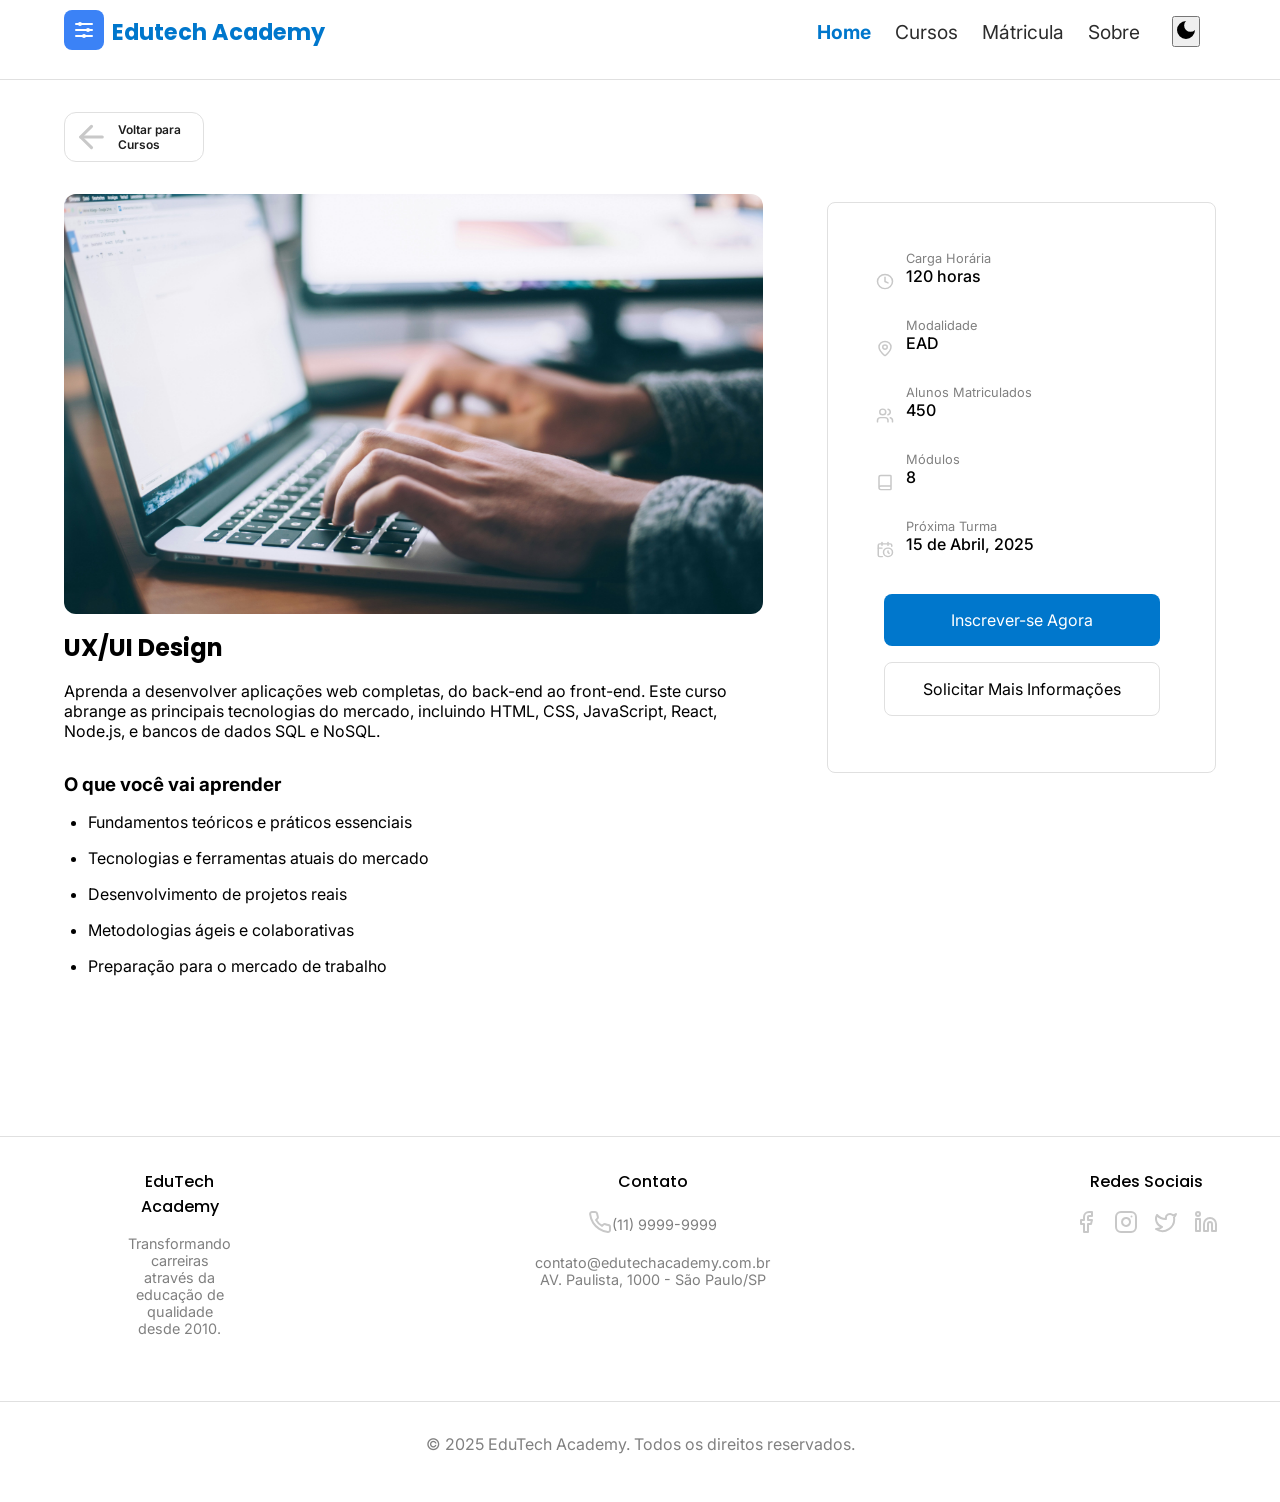
<file: desenvolvimento.html>
<!DOCTYPE html>
<html lang="pt-br">

<head>
    <meta charset="UTF-8">
    <meta name="viewport" content="width=device-width, initial-scale=1.0">
    <title>UI UX Design</title>
    <link rel="stylesheet" href="ui.css">
</head>

<body>
    <header>
        <nav class="container">
            <div class="menu-header">
                <div class="logo">
                    <a href="index.html"><img src="conteudo-atividade/logo.svg" alt="Logo edutech"></a>
                    <h3>Edutech Academy</h3>
                </div>
                <div id="header-desktop">
                    <ul>
                        <li class="active">
                            <a href="#" class="nav-desktop">Home</a>
                        </li>
                        <li>
                            <a href="#" class="nav-desktop">Cursos</a>
                        </li>
                        <li>
                            <a href="#" class="nav-desktop">Mátricula</a>
                        </li>
                        <li>
                            <a href="#" class="nav-desktop">Sobre</a>
                        </li>
                    </ul>
                    <button id="mudar-tema">
                        <span id="container-icone"> <svg xmlns="http://www.w3.org/2000/svg" width="24" height="24" ...>
                                <path d="M12 3a6 6 0 0 0 9 9 9 9 0 1 1-9-9Z" />
                            </svg>
                        </span>
                    </button>
                </div>
                <svg xmlns="http://www.w3.org/2000/svg" width="24" height="24" viewBox="0 0 24 24" fill="none"
                    stroke=currentColor stroke-width="2" stroke-linecap="round" stroke-linejoin="round"
                    class="lucide lucide-menu-icon lucide-menu" id="menu-hamburguer">
                    <line x1="4" x2="20" y1="12" y2="12" />
                    <line x1="4" x2="20" y1="6" y2="6" />
                    <line x1="4" x2="20" y1="18" y2="18" />
                </svg>
            </div>
        </nav>
        <div class="divisor"></div>
    </header>
    <main>

        <div id="aside-hero">
            <section id="hero" class="container">
                <div id="voltar">
                    <a href="index.html">
                        <div id="divisa-flecha">
                            <img src="conteudo-atividade/arrow-left.svg" alt="Flecha para Esquerda" id="flecha">
                            <p>Voltar para Cursos</p>
                        </div>
                    </a>
                </div>


                <img src="conteudo-atividade/ux-design.jpg" alt="Imagem UI UX Design">

                <div id="hero-content">
                    <h1>
                        UX/UI Design
                    </h1>
                    <p>
                        Aprenda a desenvolver aplicações web completas, do back-end ao front-end.
                        Este curso abrange as principais tecnologias do mercado, incluindo HTML,
                        CSS, JavaScript, React, Node.js, e bancos de dados SQL e NoSQL.

                    </p>

                    <h3>
                        O que você vai aprender
                    </h3>
                    <ul>
                        <li>
                            Fundamentos teóricos e práticos essenciais
                        </li>
                        <li>
                            Tecnologias e ferramentas atuais do mercado
                        </li>
                        <li>
                            Desenvolvimento de projetos reais
                        </li>
                        <li>
                            Metodologias ágeis e colaborativas
                        </li>
                        <li>
                            Preparação para o mercado de trabalho
                        </li>
                    </ul>
                </div>

            </section>

            <aside id="aside-mobile">
                <div id="info-curso">
                    <div class="info">
                        <img src="conteudo-atividade/clock.svg" alt="Imagem carga horaria">
                        <div>
                            <p>Carga Horária</p>
                            <h6>120 horas</h6>
                        </div>
                    </div>

                    <div class="info">
                        <img src="conteudo-atividade/map-pin.svg" alt="Imagem Pin de mapa">
                        <div>
                            <p>Modalidade</p>
                            <h6>EAD</h6>
                        </div>
                    </div>

                    <div class="info">
                        <img src="conteudo-atividade/users.svg" alt="Imagem de usuarios">
                        <div>
                            <p>Alunos Matriculados</p>
                            <h6>450</h6>
                        </div>
                    </div>

                    <div class="info">
                        <img src="conteudo-atividade/book.svg" alt="Imagem de Livros ">
                        <div>
                            <p>Módulos</p>
                            <h6>8</h6>
                        </div>
                    </div>

                    <div class="info">
                        <img src="conteudo-atividade/calendar-clock.svg" alt="Imagem Calendario">
                        <div>
                            <p>Próxima Turma</p>
                            <h6>15 de Abril, 2025</h6>
                        </div>
                    </div>

                    <div id="inscrever">
                        <p>
                            Inscrever-se Agora
                        </p>
                    </div>
                    <div id="solicitar">
                        <p>
                            Solicitar Mais Informações
                        </p>
                    </div>
                </div>
            </aside>

        </div>
    </main>
    <div class="divisor"></div>

    <footer>
        <div id="footer-desktop">
            <div id="marca">
                <h6>
                    EduTech Academy
                </h6>
                <p>Transformando carreiras através da educação de <span class="quebra-desktop"></span>qualidade desde
                    2010.</p>

            </div>
            <div>
                <h6>
                    Contato
                </h6>
                <div id="contato">
                    <div>
                        <img src="conteudo-atividade/phone.svg" alt="Icone de telefone">
                    </div>
                    <p>(11) 9999-9999</p>
                </div>
                <p>contato@edutechacademy.com.br</p>
                <p>AV. Paulista, 1000 - São Paulo/SP</p>
            </div>

            <div id="social-icons">
                <h6>Redes Sociais</h6>
                <ul>
                    <li>
                        <div>
                            <img src="conteudo-atividade/facebook.svg" alt="Icone do Facebook" class="icon">
                        </div>
                    </li>
                    <li>
                        <div>
                            <img src="conteudo-atividade/instagram.svg" alt="Icone do Instagram" class="icon">
                        </div>
                    </li>
                    <li>
                        <div>
                            <img src="conteudo-atividade/twitter.svg" alt="Icone do twitter" class="icon">
                        </div>
                    </li>
                    <li>
                        <div>
                            <img src="conteudo-atividade/linkedin.svg" alt="Icone do linkedin" class="icon">
                        </div>
                    </li>
                </ul>
            </div>
        </div>
    </footer>
    <div class="divisor"></div>
    <section id="copyright">
        <p>© 2025 EduTech Academy. Todos os direitos reservados.</p>
    </section>
    <script src="script.js"></script>
</body>

</html>
</file>
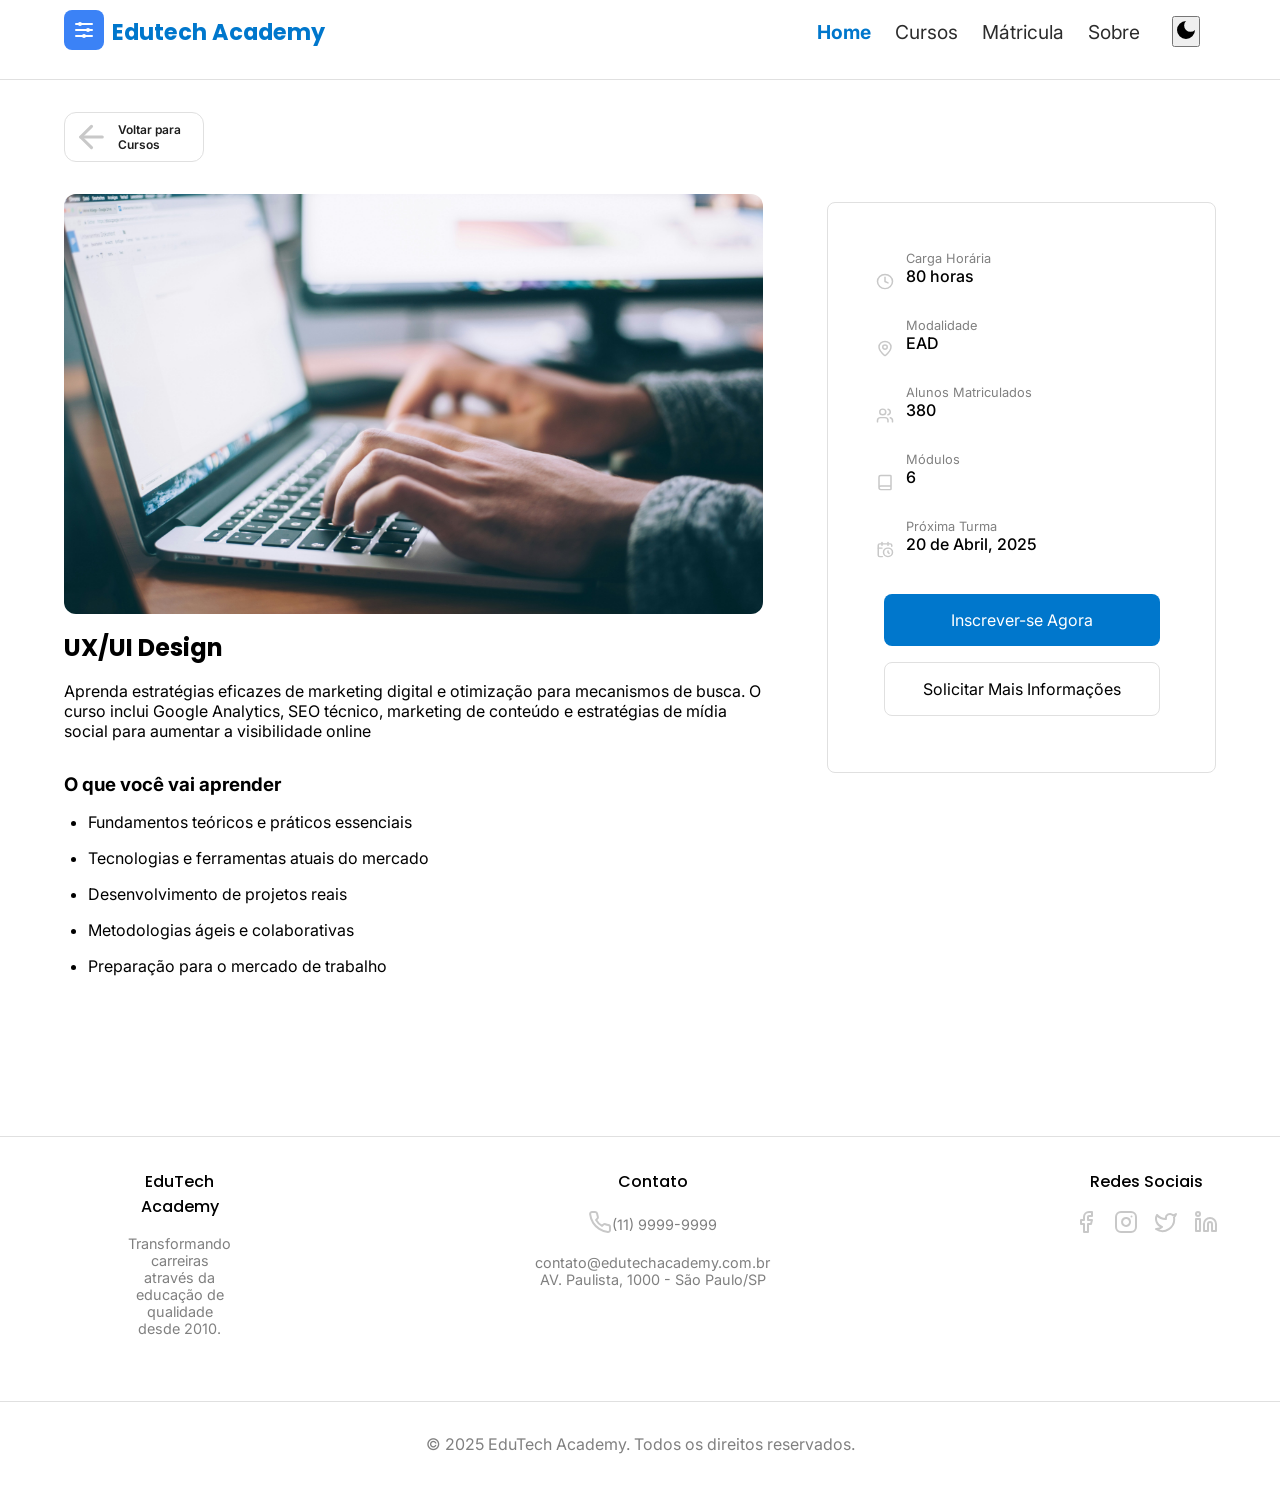
<file: marketing.html>
<!DOCTYPE html>
<html lang="pt-br">

<head>
    <meta charset="UTF-8">
    <meta name="viewport" content="width=device-width, initial-scale=1.0">
    <title>UI UX Design</title>
    <link rel="stylesheet" href="ui.css">
</head>

<body>
     <header>
        <nav class="container">
            <div class="menu-header">
                <div class="logo">
                    <a href="index.html"><img src="conteudo-atividade/logo.svg" alt="Logo edutech"></a>
                    <h3>Edutech Academy</h3>
                </div>
                <div id="header-desktop">
                    <ul>
                        <li class="active">
                            <a href="#" class="nav-desktop">Home</a>
                        </li>
                        <li>
                            <a href="#" class="nav-desktop">Cursos</a>
                        </li>
                        <li>
                            <a href="#" class="nav-desktop">Mátricula</a>
                        </li>
                        <li>
                            <a href="#" class="nav-desktop">Sobre</a>
                        </li>
                    </ul>
                    <button id="mudar-tema">
                        <span id="container-icone"> <svg xmlns="http://www.w3.org/2000/svg" width="24" height="24" ...>
                                <path d="M12 3a6 6 0 0 0 9 9 9 9 0 1 1-9-9Z" />
                            </svg>
                        </span>
                    </button>
                </div>
                <svg xmlns="http://www.w3.org/2000/svg" width="24" height="24" viewBox="0 0 24 24" fill="none"
                    stroke=currentColor stroke-width="2" stroke-linecap="round" stroke-linejoin="round"
                    class="lucide lucide-menu-icon lucide-menu" id="menu-hamburguer">
                    <line x1="4" x2="20" y1="12" y2="12" />
                    <line x1="4" x2="20" y1="6" y2="6" />
                    <line x1="4" x2="20" y1="18" y2="18" />
                </svg>
            </div>
        </nav>
        <div class="divisor"></div>
    </header>
    <main>

        <div id="aside-hero">
            <section id="hero" class="container">
                <div id="voltar">
                    <a href="index.html">
                        <div id="divisa-flecha">
                            <img src="conteudo-atividade/arrow-left.svg" alt="Flecha para Esquerda" id="flecha">
                            <p>Voltar para Cursos</p>
                        </div>
                    </a>
                </div>


                <img src="conteudo-atividade/ux-design.jpg" alt="Imagem UI UX Design">

                <div id="hero-content">
                    <h1>
                        UX/UI Design
                    </h1>
                    <p>
                        Aprenda estratégias eficazes de marketing digital e otimização para
                        mecanismos de busca. O curso inclui Google Analytics, SEO técnico, marketing
                        de conteúdo e estratégias de mídia social para aumentar a visibilidade online
                    </p>

                    <h3>
                        O que você vai aprender
                    </h3>
                    <ul>
                        <li>
                            Fundamentos teóricos e práticos essenciais
                        </li>
                        <li>
                            Tecnologias e ferramentas atuais do mercado
                        </li>
                        <li>
                            Desenvolvimento de projetos reais
                        </li>
                        <li>
                            Metodologias ágeis e colaborativas
                        </li>
                        <li>
                            Preparação para o mercado de trabalho
                        </li>
                    </ul>
                </div>

            </section>

            <aside id="aside-mobile">
                <div id="info-curso">
                    <div class="info">
                        <img src="conteudo-atividade/clock.svg" alt="Imagem carga horaria">
                        <div>
                            <p>Carga Horária</p>
                            <h6>80 horas</h6>
                        </div>
                    </div>

                    <div class="info">
                        <img src="conteudo-atividade/map-pin.svg" alt="Imagem Pin de mapa">
                        <div>
                            <p>Modalidade</p>
                            <h6>EAD</h6>
                        </div>
                    </div>

                    <div class="info">
                        <img src="conteudo-atividade/users.svg" alt="Imagem de usuarios">
                        <div>
                            <p>Alunos Matriculados</p>
                            <h6>380</h6>
                        </div>
                    </div>

                    <div class="info">
                        <img src="conteudo-atividade/book.svg" alt="Imagem de Livros ">
                        <div>
                            <p>Módulos</p>
                            <h6>6</h6>
                        </div>
                    </div>

                    <div class="info">
                        <img src="conteudo-atividade/calendar-clock.svg" alt="Imagem Calendario">
                        <div>
                            <p>Próxima Turma</p>
                            <h6>20 de Abril, 2025</h6>
                        </div>
                    </div>

                    <div id="inscrever">
                        <p>
                            Inscrever-se Agora
                        </p>
                    </div>
                    <div id="solicitar">
                        <p>
                            Solicitar Mais Informações
                        </p>
                    </div>
                </div>
            </aside>

        </div>
    </main>
    <div class="divisor"></div>

    <footer>
        <div id="footer-desktop">
            <div id="marca">
                <h6>
                    EduTech Academy
                </h6>
                <p>Transformando carreiras através da educação de <span class="quebra-desktop"></span>qualidade desde
                    2010.</p>

            </div>
            <div>
                <h6>
                    Contato
                </h6>
                <div id="contato">
                    <div>
                        <img src="conteudo-atividade/phone.svg" alt="Icone de telefone">
                    </div>
                    <p>(11) 9999-9999</p>
                </div>
                <p>contato@edutechacademy.com.br</p>
                <p>AV. Paulista, 1000 - São Paulo/SP</p>
            </div>

            <div id="social-icons">
                <h6>Redes Sociais</h6>
                <ul>
                    <li>
                        <div>
                            <img src="conteudo-atividade/facebook.svg" alt="Icone do Facebook" class="icon">
                        </div>
                    </li>
                    <li>
                        <div>
                            <img src="conteudo-atividade/instagram.svg" alt="Icone do Instagram" class="icon">
                        </div>
                    </li>
                    <li>
                        <div>
                            <img src="conteudo-atividade/twitter.svg" alt="Icone do twitter" class="icon">
                        </div>
                    </li>
                    <li>
                        <div>
                            <img src="conteudo-atividade/linkedin.svg" alt="Icone do linkedin" class="icon">
                        </div>
                    </li>
                </ul>
            </div>
        </div>
    </footer>
    <div class="divisor"></div>
    <section id="copyright">
        <p>© 2025 EduTech Academy. Todos os direitos reservados.</p>
    </section>
    <script src="script.js"></script>
</body>

</html>
</file>
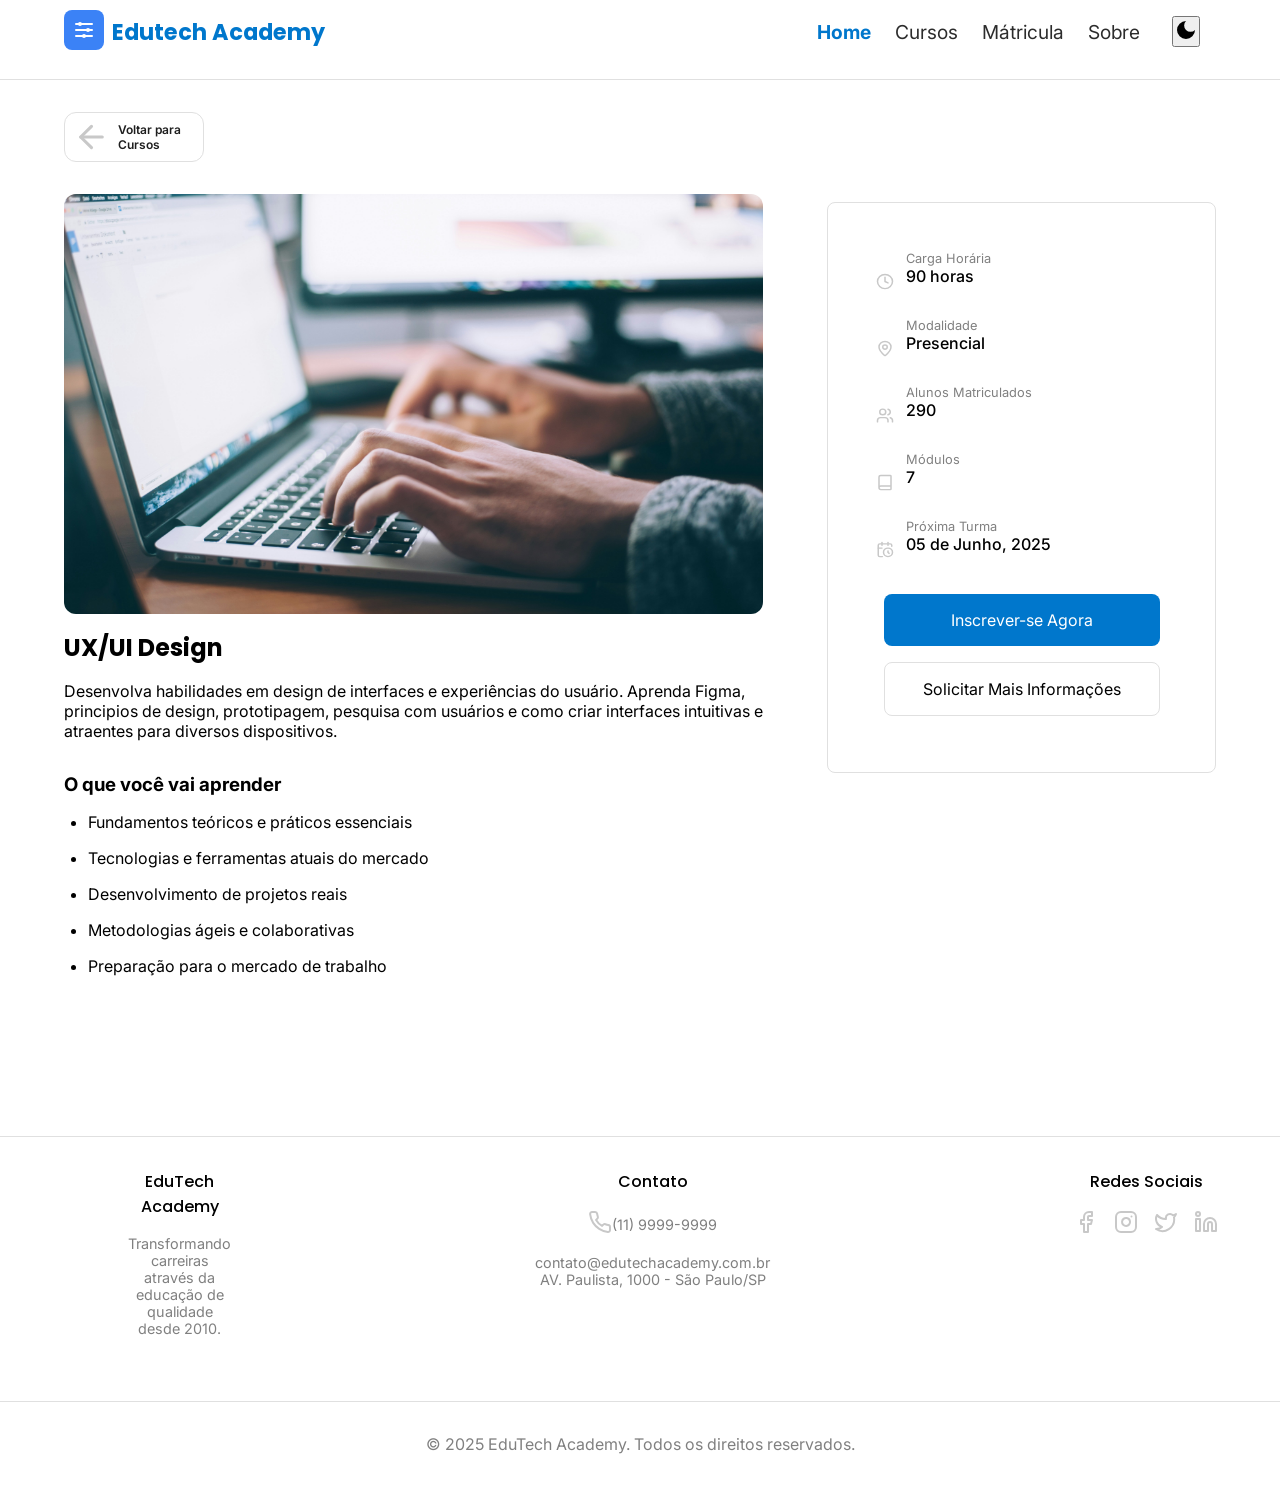
<file: ui.html>
<!DOCTYPE html>
<html lang="pt-br">

<head>
    <meta charset="UTF-8">
    <meta name="viewport" content="width=device-width, initial-scale=1.0">
    <title>UI UX Design</title>
    <link rel="stylesheet" href="ui.css">
</head>

<body>
    <header>
        <nav class="container">
            <div class="menu-header">
                <div class="logo">
                    <a href="index.html"><img src="conteudo-atividade/logo.svg" alt="Logo edutech"></a>
                    <h3>Edutech Academy</h3>
                </div>
                <div id="header-desktop">
                    <ul>
                        <li class="active">
                            <a href="#" class="nav-desktop">Home</a>
                        </li>
                        <li>
                            <a href="#" class="nav-desktop">Cursos</a>
                        </li>
                        <li>
                            <a href="#" class="nav-desktop">Mátricula</a>
                        </li>
                        <li>
                            <a href="#" class="nav-desktop">Sobre</a>
                        </li>
                    </ul>
                    <button id="mudar-tema">
                        <span id="container-icone"> <svg xmlns="http://www.w3.org/2000/svg" width="24" height="24" ...>
                                <path d="M12 3a6 6 0 0 0 9 9 9 9 0 1 1-9-9Z" />
                            </svg>
                        </span>
                    </button>
                </div>
                <svg xmlns="http://www.w3.org/2000/svg" width="24" height="24" viewBox="0 0 24 24" fill="none"
                    stroke=currentColor stroke-width="2" stroke-linecap="round" stroke-linejoin="round"
                    class="lucide lucide-menu-icon lucide-menu" id="menu-hamburguer">
                    <line x1="4" x2="20" y1="12" y2="12" />
                    <line x1="4" x2="20" y1="6" y2="6" />
                    <line x1="4" x2="20" y1="18" y2="18" />
                </svg>
            </div>
        </nav>
        <div class="divisor"></div>
    </header>
    <main>

        <div id="aside-hero">
            <section id="hero" class="container">
                <div id="voltar">
                    <a href="index.html">
                        <div id="divisa-flecha">
                            <img src="conteudo-atividade/arrow-left.svg" alt="Flecha para Esquerda" id="flecha">
                            <p>Voltar para Cursos</p>
                        </div>
                    </a>
                </div>


                <img src="conteudo-atividade/ux-design.jpg" alt="Imagem UI UX Design">

                <div id="hero-content">
                    <h1>
                        UX/UI Design
                    </h1>
                    <p>
                        Desenvolva habilidades em design de <span class="quebra-mobile"></span>
                        interfaces e experiências do usuário. <span class="quebra-mobile"></span>
                        Aprenda Figma, principios de design, <span class="quebra-mobile"></span>
                        prototipagem, pesquisa com usuários e <span class="quebra-mobile"></span>
                        como criar interfaces intuitivas e atraentes <span class="quebra-mobile"></span>
                        para diversos dispositivos.
                    </p>

                    <h3>
                        O que você vai aprender
                    </h3>
                    <ul>
                        <li>
                            Fundamentos teóricos e práticos essenciais
                        </li>
                        <li>
                            Tecnologias e ferramentas atuais do mercado
                        </li>
                        <li>
                            Desenvolvimento de projetos reais
                        </li>
                        <li>
                            Metodologias ágeis e colaborativas
                        </li>
                        <li>
                            Preparação para o mercado de trabalho
                        </li>
                    </ul>
                </div>

            </section>

            <aside id="aside-mobile">
                <div id="info-curso">
                    <div class="info">
                        <img src="conteudo-atividade/clock.svg" alt="Imagem carga horaria">
                        <div>
                            <p>Carga Horária</p>
                            <h6>90 horas</h6>
                        </div>
                    </div>

                    <div class="info">
                        <img src="conteudo-atividade/map-pin.svg" alt="Imagem Pin de mapa">
                        <div>
                            <p>Modalidade</p>
                            <h6>Presencial</h6>
                        </div>
                    </div>

                    <div class="info">
                        <img src="conteudo-atividade/users.svg" alt="Imagem de usuarios">
                        <div>
                            <p>Alunos Matriculados</p>
                            <h6>290</h6>
                        </div>
                    </div>

                    <div class="info">
                        <img src="conteudo-atividade/book.svg" alt="Imagem de Livros ">
                        <div>
                            <p>Módulos</p>
                            <h6>7</h6>
                        </div>
                    </div>

                    <div class="info">
                        <img src="conteudo-atividade/calendar-clock.svg" alt="Imagem Calendario">
                        <div>
                            <p>Próxima Turma</p>
                            <h6>05 de Junho, 2025</h6>
                        </div>
                    </div>

                    <div id="inscrever">
                        <p>
                            Inscrever-se Agora
                        </p>
                    </div>
                    <div id="solicitar">
                        <p>
                            Solicitar Mais Informações
                        </p>
                    </div>
                </div>
            </aside>

        </div>
    </main>
    <div class="divisor"></div>

    <footer>
        <div id="footer-desktop">
            <div id="marca">
                <h6>
                    EduTech Academy
                </h6>
                <p>Transformando carreiras através da educação de <span class="quebra-desktop"></span>qualidade desde
                    2010.</p>

            </div>
            <div>
                <h6>
                    Contato
                </h6>
                <div id="contato">
                    <div>
                        <img src="conteudo-atividade/phone.svg" alt="Icone de telefone">
                    </div>
                    <p>(11) 9999-9999</p>
                </div>
                <p>contato@edutechacademy.com.br</p>
                <p>AV. Paulista, 1000 - São Paulo/SP</p>
            </div>

            <div id="social-icons">
                <h6>Redes Sociais</h6>
                <ul>
                    <li>
                        <div>
                            <img src="conteudo-atividade/facebook.svg" alt="Icone do Facebook" class="icon">
                        </div>
                    </li>
                    <li>
                        <div>
                            <img src="conteudo-atividade/instagram.svg" alt="Icone do Instagram" class="icon">
                        </div>
                    </li>
                    <li>
                        <div>
                            <img src="conteudo-atividade/twitter.svg" alt="Icone do twitter" class="icon">
                        </div>
                    </li>
                    <li>
                        <div>
                            <img src="conteudo-atividade/linkedin.svg" alt="Icone do linkedin" class="icon">
                        </div>
                    </li>
                </ul>
            </div>
        </div>
    </footer>
    <div class="divisor"></div>
    <section id="copyright">
        <p>© 2025 EduTech Academy. Todos os direitos reservados.</p>
    </section>
</body>

</html>
</file>
<file: ui.css>
@import url('https://fonts.googleapis.com/css2?family=Inter:ital,opsz,wght@0,14..32,100..900;1,14..32,100..900&family=Poppins:ital,wght@0,100;0,200;0,300;0,400;0,500;0,600;0,700;0,800;0,900;1,100;1,200;1,300;1,400;1,500;1,600;1,700;1,800;1,900&display=swap');

* {
    margin: 0;
    padding: 0;
    box-sizing: border-box;
}



/*
    Variaveis
*/
:root {

    /*Modo Claro*/
    --fundo-pagina-claro: #F9F9F9;
    --texto-padrao-claro: #1E1E1E;
    --cor-principal-claro: #0077CC;
    --fundo-card-claro: #FFFF;
    --hover-links-btn-claro: #005FA3;
    --bordas-divisores-claro: #E0E0E0;


    /*Modo Escuro*/


    --fundo-pagina-escuro: #1E1E1E;
    --texto-padrao-escuro: #F9F9F9;
    --cor-principal-escuro: #4DA6FF;
    --fundo-card-escuro: #2C2C2C;
    --hover-links-btn-escuro: #66BFFF;
    --bordas-divisores-escuro: #444444;


    --font-titulo: "Poppins", sans-serif;
    --font-texto: "Inter", sans-serif;
}

* {
    font-family: var(--font-texto);
}

a {
    text-decoration: none;
    color: var(--fundo-card-claro)
}


h1 {
    font-family: var(--font-titulo);
}

.container {
    width: 90%;
    margin: 0 auto;
}

.quebra-mobile {
    display: block;
}

.divisor {
    height: 1px;
    margin-top: 1rem;
    background-color: var(--bordas-divisores-claro);
}


/*Header*/

.menu-header {
    display: flex;
    align-items: center;
    justify-content: space-between;
}

.logo {
    display: flex;
    align-items: center;
}

.logo h3 {
    margin-left: 0.5rem;
    color: var(--cor-principal-claro);
    font-size: 1.4rem;
    font-family: var(--font-titulo);
}

/* hero */

#hero img {
    width: 100%;
    height: 100%;
    border-radius: 0.75rem;
}

#hero #voltar a img {
    width: 15%;
}

#divisa-flecha {
    display: flex;
    align-items: center;
    gap: 0.5rem;
}

#voltar {
    margin-top: 2rem;
    margin-bottom: 2rem;
    display: inline-flex;
    border-radius: 0.75rem;
    align-items: center;
    color: black;
    padding: 0.5rem;
    border: var(--bordas-divisores-claro) solid 1px;

}

#voltar a {
    color: #1E1E1E;
    font-size: 0.75rem;
    font-weight: 600;
}

#hero-content h1 {
    font-size: 1.5rem;
    margin-top: 1rem;
    margin-bottom: 1rem;
}

#hero-content p {
    margin-bottom: 2rem;
}

#hero-content h3 {
    margin-bottom: 1rem;
}

#hero-content ul {
    list-style-type: disc;
    padding-left: 1.5rem;
}

#hero-content ul li {
    margin-bottom: 1rem;
}

#info-curso {
    margin-top: 4rem;
    border: var(--bordas-divisores-claro) solid 1px;
    padding: 1.2rem;
    border-radius: 0.5rem;
    margin-bottom: 4rem;

}

#info-curso img {
    width: 6%;
    margin-right: 0.75rem;
    margin-top: -0.4rem;
}

.info {
    display: flex;
    align-items: center;
}

.info p {
    font-size: 0.8rem;
    color: gray;
}

h6 {
    font-size: 1rem;
    font-weight: 500;
    margin-bottom: 0.7rem;
}

#inscrever {
    display: flex;
    align-items: center;
    justify-content: center;
    text-align: center;
    background-color: var(--cor-principal-claro);
    font-size: 0.8rem;
    font-family: var(--font-titulo);
    color: white;
    width: 95%;
    padding: 0.4rem;
    margin: 0 auto;
    border-radius: 0.5rem;
    margin-top: 0.5rem;
    margin-bottom: 0.5rem;
}

#solicitar {
    display: flex;
    align-items: center;
    justify-content: center;
    text-align: center;
    border: var(--bordas-divisores-claro) solid 1px;
    font-size: 0.8rem;
    font-family: var(--font-titulo);
    color: black;
    width: 95%;
    padding: 0.4rem;
    margin: 0 auto;
    border-radius: 0.5rem;
    margin-top: 1rem;
    margin-bottom: 0.5rem;
}





/*Footer*/

#divisao-footer {
    margin-top: 4rem;
}

footer h6 {
    margin-top: 1rem;
    margin-bottom: 1rem;
    text-align: center;
    font-size: 1rem;
    font-family: var(--font-titulo);
}

footer p {
    color: gray;
    text-align: center;
    font-size: 0.9rem;
}


#contato {
    display: flex;
    align-items: center;
    justify-content: center;
    margin-bottom: 1rem;
}

#social-icons ul {
    display: flex;
    align-items: center;
    justify-content: center;
    gap: 1rem;
    list-style: none;
}

#copyright {
    display: flex;
    margin-top: 1rem;
    margin-bottom: 2rem;
    text-align: center;
    font-size: 1rem;
    color: gray;

}

#aside-desktop {
    display: none;
}


/*Desktop*/

#header-desktop {
    display: none;
}

@media screen and (min-width: 1024px) {


    /*Header */

    #header-desktop {
        display: flex;
        align-items: center;
        padding: 1rem;
    }

    #menu-hamburguer {
        display: none;
    }

    #header-desktop ul {
        display: flex;
        gap: 1.5rem;
        align-items: center;
        margin-right: 2rem;
        list-style: none;
    }

    #header-desktop ul li a {
        text-decoration: none;
        color: var(--fundo-card-escuro);
        font-size: 1.2rem;
    }

    #header-desktop ul li.active a {
        color: var(--cor-principal-claro);
        font-weight: 700;
        /* opcional, só pra destacar */
    }


    /* Hero*/
    .quebra-mobile {
        display: none;
    }

    .quebra-desktop {
        display: block;
    }

    #hero {
        display: flex;
        flex-direction: column;
    }

    #hero img {
        min-width: 30%;
        height: 420px;
        border-radius: 0.75rem;
    }

    #hero #voltar a img {
        width: 15%;
    }


    #divisa-flecha {
        align-items: center;
        gap: 0.5rem;
    }

    #voltar {
        height: 50px;
        width: fit-content;
        width: 20%;
    }


    main {
        display: flex;
        width: 90%;
        margin: 0 auto;
    }


    /*Aside*/

    hero {
        display: flex;
    }

    #aside-hero {
        display: flex;
        gap: 4rem;
        align-items: center;
    }

    aside {
        width: 50%;
        height: 700px;
        margin-bottom: 4rem;
        margin-top: -10rem;
    }

    #info-curso {
        padding: 3rem;
    }

    #inscrever {
        padding: 1rem;
        font-size: 1rem;
    }

    #solicitar {
        padding: 1rem;
        font-size: 1rem;
    }


    .info h6{
        margin-bottom: 2rem;
    }

    #hero ul{
        margin-bottom: 9rem;
    }




    /*Footer*/


    footer {
        margin-top: 1rem;
        display: flex;
        align-items: center;
        width: 100%;
        text-align: center;
        padding-bottom: 1rem;
    }

    #footer-desktop {
        display: flex;
        width: 80%;
        gap: 19rem;
        margin: 0 auto;
    }

    #social-icons {
        margin-bottom: 3rem;
    }

    #marca {
        margin-bottom: 2rem;
    }

    /*Copyright*/

    #copyright {
        justify-content: center;
        padding: 1rem;
        color: gray;
    }

}
</file>
